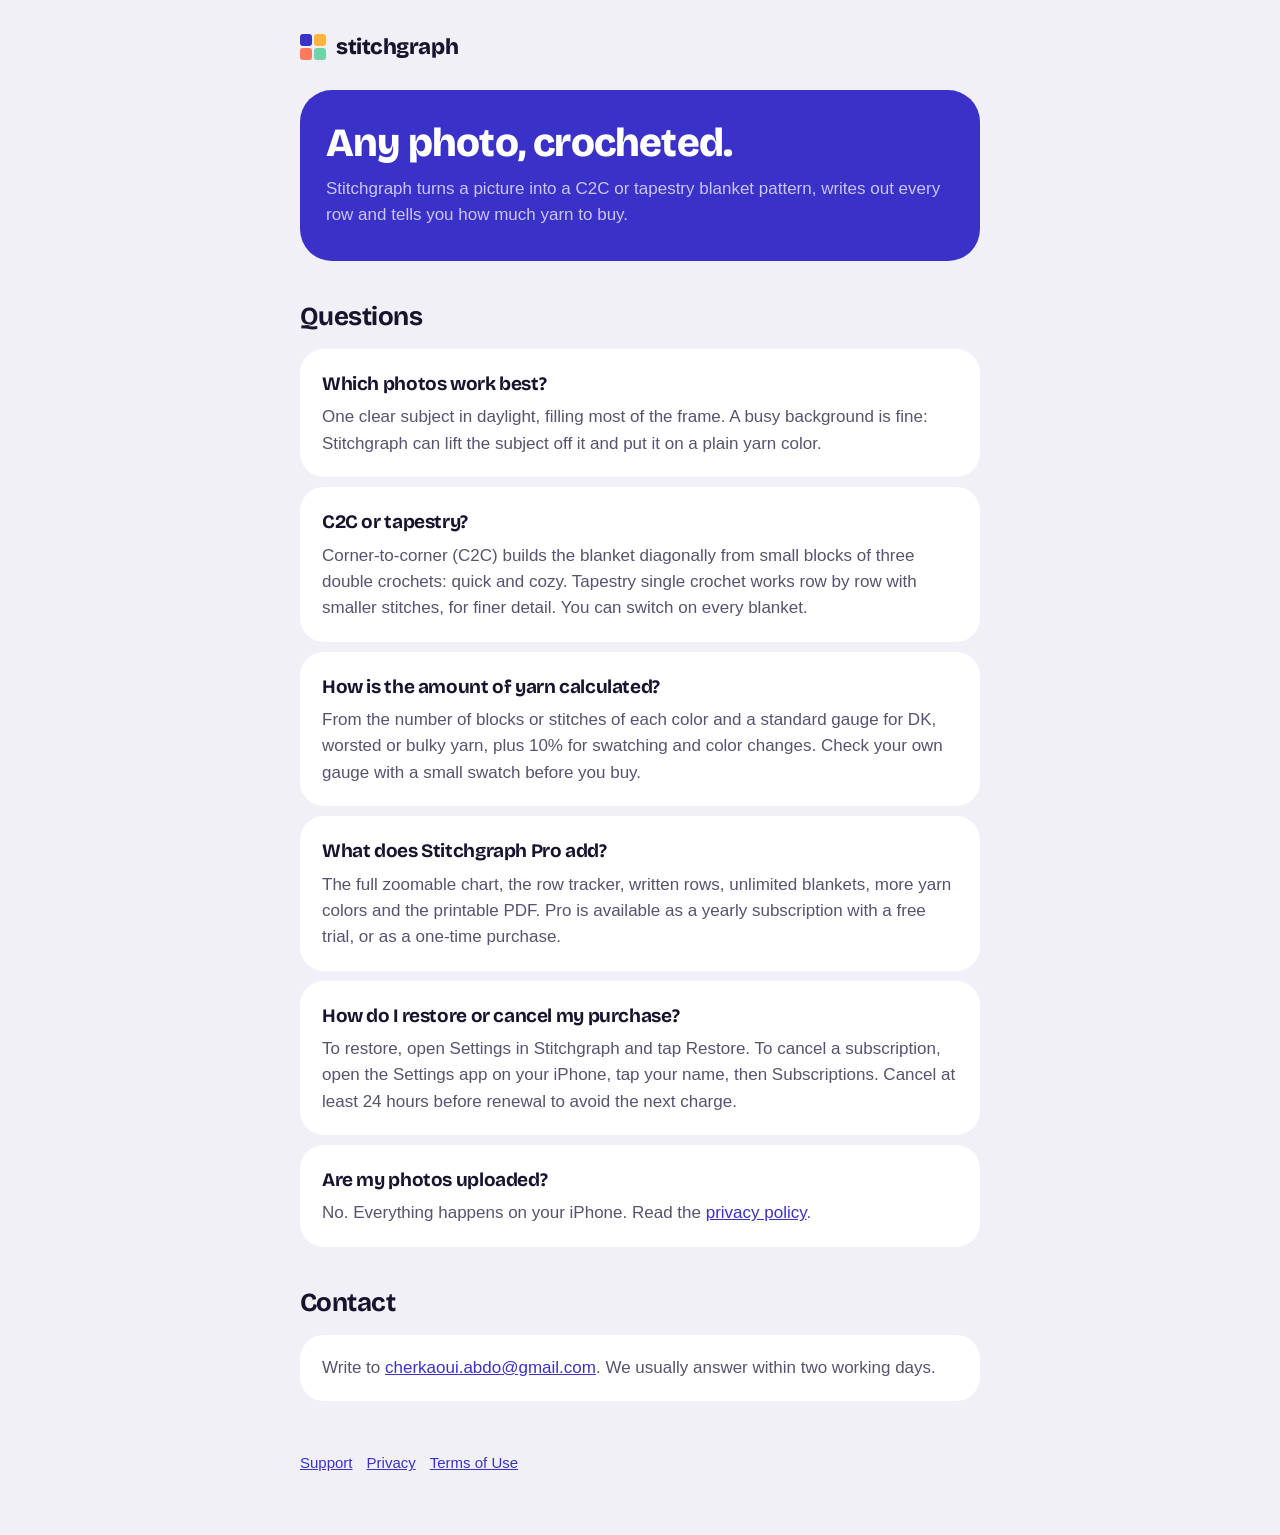
<file: index.html>
<!doctype html>
<html lang="en">
<head>
  <meta charset="utf-8">
  <meta name="viewport" content="width=device-width, initial-scale=1">
  <title>Stitchgraph · Support</title>
  <meta name="description" content="Stitchgraph turns a photo into a corner-to-corner or tapestry crochet pattern, with every row written out and the yarn to buy.">
  <link rel="preconnect" href="https://fonts.googleapis.com">
  <link href="https://fonts.googleapis.com/css2?family=Bricolage+Grotesque:wght@700;800&display=swap" rel="stylesheet">
  <link rel="stylesheet" href="style.css">
</head>
<body>
  <div class="wrap">
    <header>
      <a class="brand" href="index.html"><span class="mark"><span></span><span></span><span></span><span></span></span>stitchgraph</a>
    </header>

    <section class="hero">
      <h1>Any photo, crocheted.</h1>
      <p>Stitchgraph turns a picture into a C2C or tapestry blanket pattern, writes out every row and tells you how much yarn to buy.</p>
    </section>

    <h2>Questions</h2>

    <div class="tile">
      <h3>Which photos work best?</h3>
      <p>One clear subject in daylight, filling most of the frame. A busy background is fine: Stitchgraph can lift the subject off it and put it on a plain yarn color.</p>
    </div>

    <div class="tile">
      <h3>C2C or tapestry?</h3>
      <p>Corner-to-corner (C2C) builds the blanket diagonally from small blocks of three double crochets: quick and cozy. Tapestry single crochet works row by row with smaller stitches, for finer detail. You can switch on every blanket.</p>
    </div>

    <div class="tile">
      <h3>How is the amount of yarn calculated?</h3>
      <p>From the number of blocks or stitches of each color and a standard gauge for DK, worsted or bulky yarn, plus 10% for swatching and color changes. Check your own gauge with a small swatch before you buy.</p>
    </div>

    <div class="tile">
      <h3>What does Stitchgraph Pro add?</h3>
      <p>The full zoomable chart, the row tracker, written rows, unlimited blankets, more yarn colors and the printable PDF. Pro is available as a yearly subscription with a free trial, or as a one-time purchase.</p>
    </div>

    <div class="tile">
      <h3>How do I restore or cancel my purchase?</h3>
      <p>To restore, open Settings in Stitchgraph and tap Restore. To cancel a subscription, open the Settings app on your iPhone, tap your name, then Subscriptions. Cancel at least 24 hours before renewal to avoid the next charge.</p>
    </div>

    <div class="tile">
      <h3>Are my photos uploaded?</h3>
      <p>No. Everything happens on your iPhone. Read the <a href="privacy.html">privacy policy</a>.</p>
    </div>

    <h2>Contact</h2>
    <div class="tile"><p>Write to <a href="mailto:cherkaoui.abdo@gmail.com">cherkaoui.abdo@gmail.com</a>. We usually answer within two working days.</p></div>

    <footer>
      <a href="index.html">Support</a><a href="privacy.html">Privacy</a><a href="https://www.apple.com/legal/internet-services/itunes/dev/stdeula/">Terms of Use</a>
    </footer>
  </div>
</body>
</html>
</file>
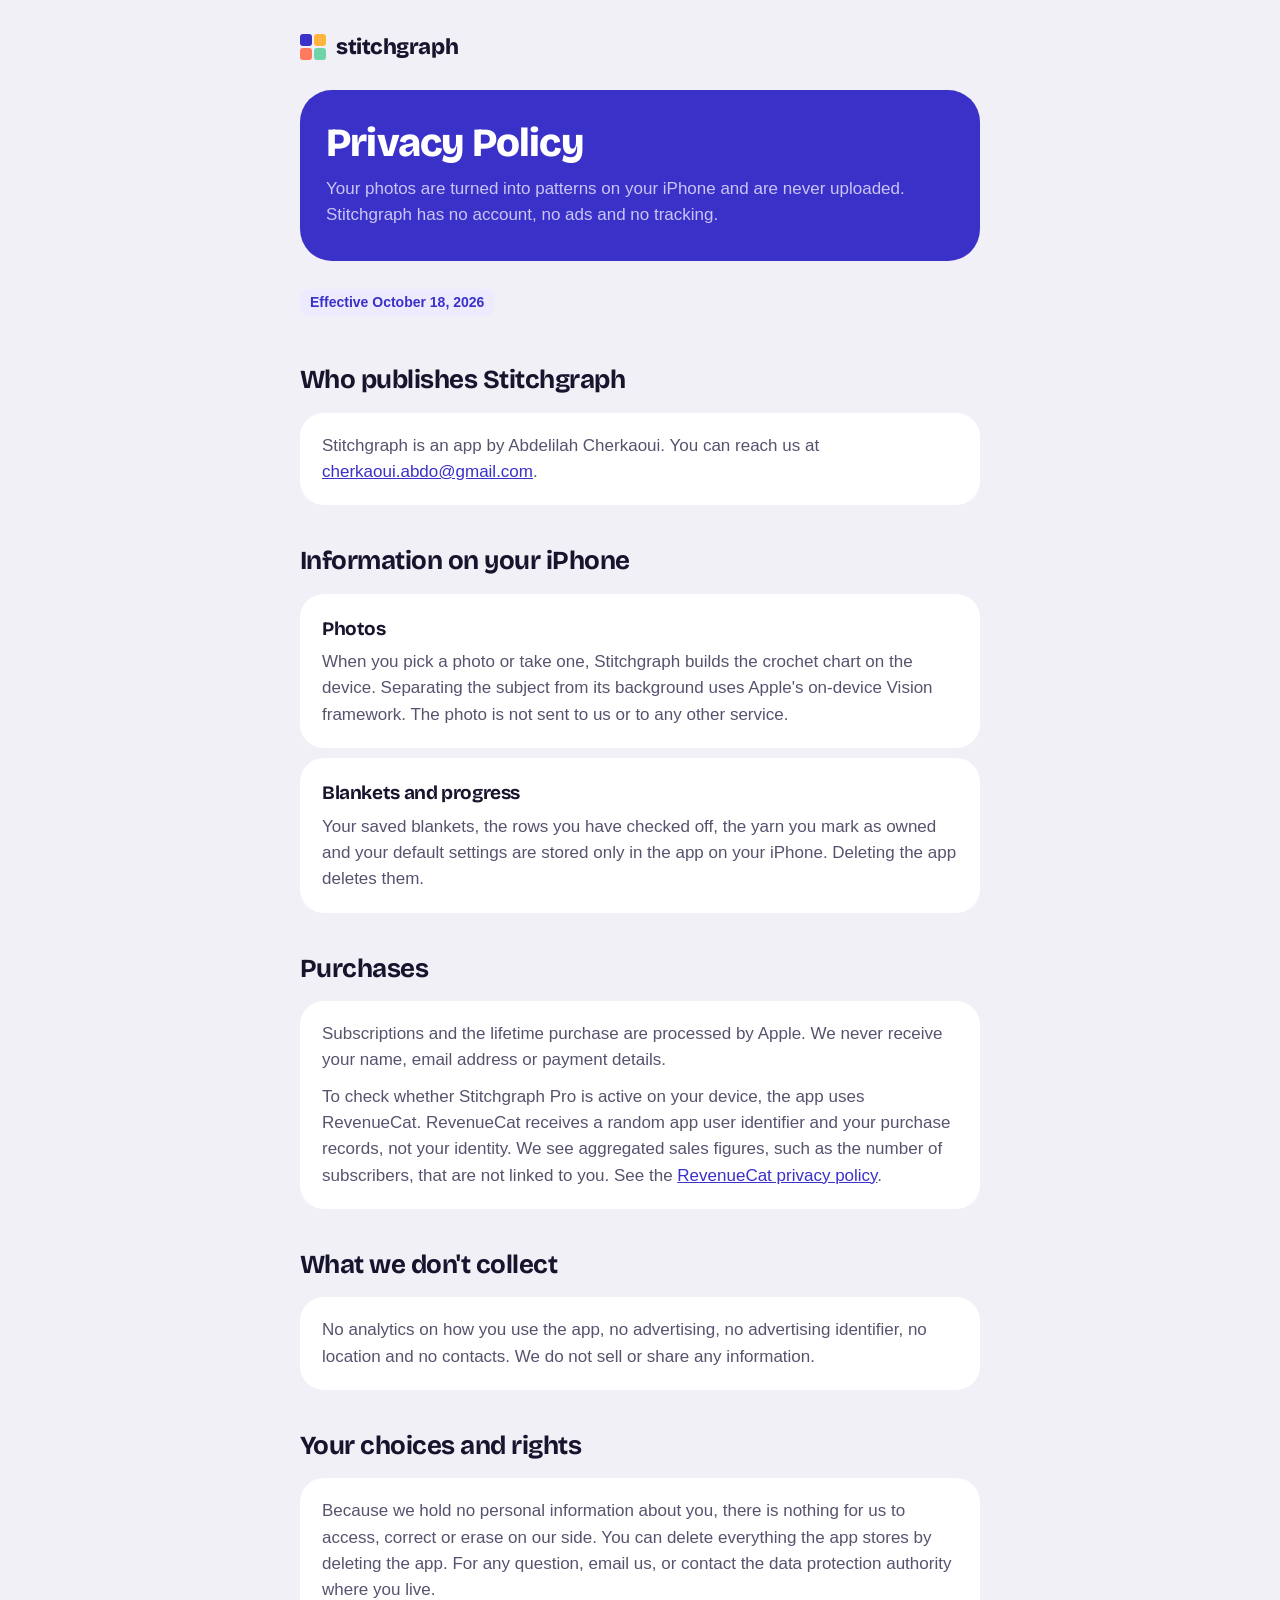
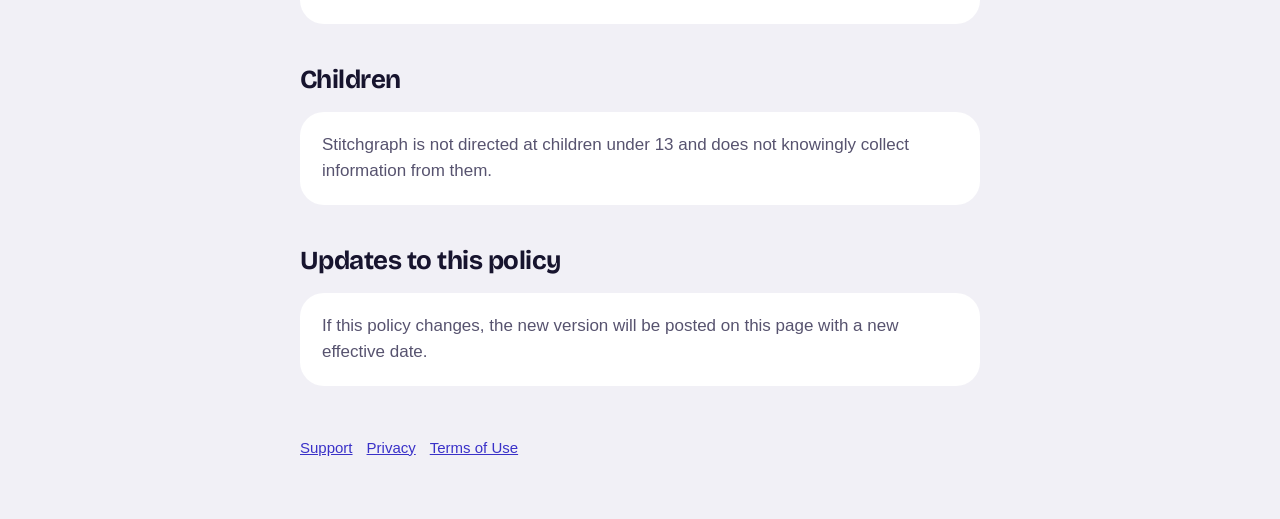
<file: privacy.html>
<!doctype html>
<html lang="en">
<head>
  <meta charset="utf-8">
  <meta name="viewport" content="width=device-width, initial-scale=1">
  <title>Stitchgraph · Privacy Policy</title>
  <link rel="preconnect" href="https://fonts.googleapis.com">
  <link href="https://fonts.googleapis.com/css2?family=Bricolage+Grotesque:wght@700;800&display=swap" rel="stylesheet">
  <link rel="stylesheet" href="style.css">
</head>
<body>
  <div class="wrap">
    <header>
      <a class="brand" href="index.html"><span class="mark"><span></span><span></span><span></span><span></span></span>stitchgraph</a>
    </header>

    <section class="hero">
      <h1>Privacy Policy</h1>
      <p>Your photos are turned into patterns on your iPhone and are never uploaded. Stitchgraph has no account, no ads and no tracking.</p>
    </section>

    <span class="chip">Effective October 18, 2026</span>

    <h2>Who publishes Stitchgraph</h2>
    <div class="tile"><p>Stitchgraph is an app by Abdelilah Cherkaoui. You can reach us at <a href="mailto:cherkaoui.abdo@gmail.com">cherkaoui.abdo@gmail.com</a>.</p></div>

    <h2>Information on your iPhone</h2>
    <div class="tile">
      <h3>Photos</h3>
      <p>When you pick a photo or take one, Stitchgraph builds the crochet chart on the device. Separating the subject from its background uses Apple's on-device Vision framework. The photo is not sent to us or to any other service.</p>
    </div>
    <div class="tile">
      <h3>Blankets and progress</h3>
      <p>Your saved blankets, the rows you have checked off, the yarn you mark as owned and your default settings are stored only in the app on your iPhone. Deleting the app deletes them.</p>
    </div>

    <h2>Purchases</h2>
    <div class="tile">
      <p>Subscriptions and the lifetime purchase are processed by Apple. We never receive your name, email address or payment details.</p>
      <p>To check whether Stitchgraph Pro is active on your device, the app uses RevenueCat. RevenueCat receives a random app user identifier and your purchase records, not your identity. We see aggregated sales figures, such as the number of subscribers, that are not linked to you. See the <a href="https://www.revenuecat.com/privacy">RevenueCat privacy policy</a>.</p>
    </div>

    <h2>What we don't collect</h2>
    <div class="tile"><p>No analytics on how you use the app, no advertising, no advertising identifier, no location and no contacts. We do not sell or share any information.</p></div>

    <h2>Your choices and rights</h2>
    <div class="tile"><p>Because we hold no personal information about you, there is nothing for us to access, correct or erase on our side. You can delete everything the app stores by deleting the app. For any question, email us, or contact the data protection authority where you live.</p></div>

    <h2>Children</h2>
    <div class="tile"><p>Stitchgraph is not directed at children under 13 and does not knowingly collect information from them.</p></div>

    <h2>Updates to this policy</h2>
    <div class="tile"><p>If this policy changes, the new version will be posted on this page with a new effective date.</p></div>

    <footer>
      <a href="index.html">Support</a><a href="privacy.html">Privacy</a><a href="https://www.apple.com/legal/internet-services/itunes/dev/stdeula/">Terms of Use</a>
    </footer>
  </div>
</body>
</html>
</file>
<file: style.css>
:root {
  --chalk: #f1f0f6;
  --tile: #ffffff;
  --ink: #17142e;
  --ink-soft: #57536f;
  --blue: #3a31c8;
  --blue-deep: #221c86;
  --marigold: #ffb43d;
  --coral: #ff7a5c;
  --mint: #6fd3a8;
  --lilac-wash: #eeebff;
}

* { box-sizing: border-box; }

body {
  margin: 0;
  background: var(--chalk);
  color: var(--ink);
  font: 17px/1.55 -apple-system, BlinkMacSystemFont, "Segoe UI", sans-serif;
}

h1, h2, h3, .brand { font-family: "Bricolage Grotesque", -apple-system, sans-serif; letter-spacing: -0.02em; }

.wrap { max-width: 720px; margin: 0 auto; padding: 0 20px; }

header { padding: 28px 0 8px; }
.brand { display: inline-flex; align-items: center; gap: 10px; font-weight: 800; font-size: 22px; color: var(--ink); text-decoration: none; }
.mark { display: grid; grid-template-columns: 12px 12px; gap: 2px; }
.mark span { width: 12px; height: 12px; border-radius: 3px; }
.mark span:nth-child(1) { background: var(--blue); }
.mark span:nth-child(2) { background: var(--marigold); }
.mark span:nth-child(3) { background: var(--coral); }
.mark span:nth-child(4) { background: var(--mint); }

.hero { background: var(--blue); color: #fff; border-radius: 32px; padding: 32px 26px; margin: 18px 0 28px; }
.hero h1 { font-size: 40px; line-height: 1.05; margin: 0 0 12px; font-weight: 800; }
.hero p { color: #c9c5f5; margin: 0; }

h2 { font-size: 26px; margin: 36px 0 12px; font-weight: 700; }
h3 { font-size: 19px; margin: 0 0 6px; font-weight: 700; }

.tile { background: var(--tile); border-radius: 24px; padding: 20px 22px; margin: 10px 0; }
.tile p { margin: 0; color: var(--ink-soft); }
.tile p + p { margin-top: 10px; }

.chip { display: inline-block; background: var(--lilac-wash); color: var(--blue); font-weight: 600; font-size: 14px; border-radius: 8px; padding: 3px 10px; margin-bottom: 8px; }

a { color: var(--blue); }

footer { padding: 40px 0 60px; color: var(--ink-soft); font-size: 15px; }
footer a { margin-right: 14px; }
</file>
